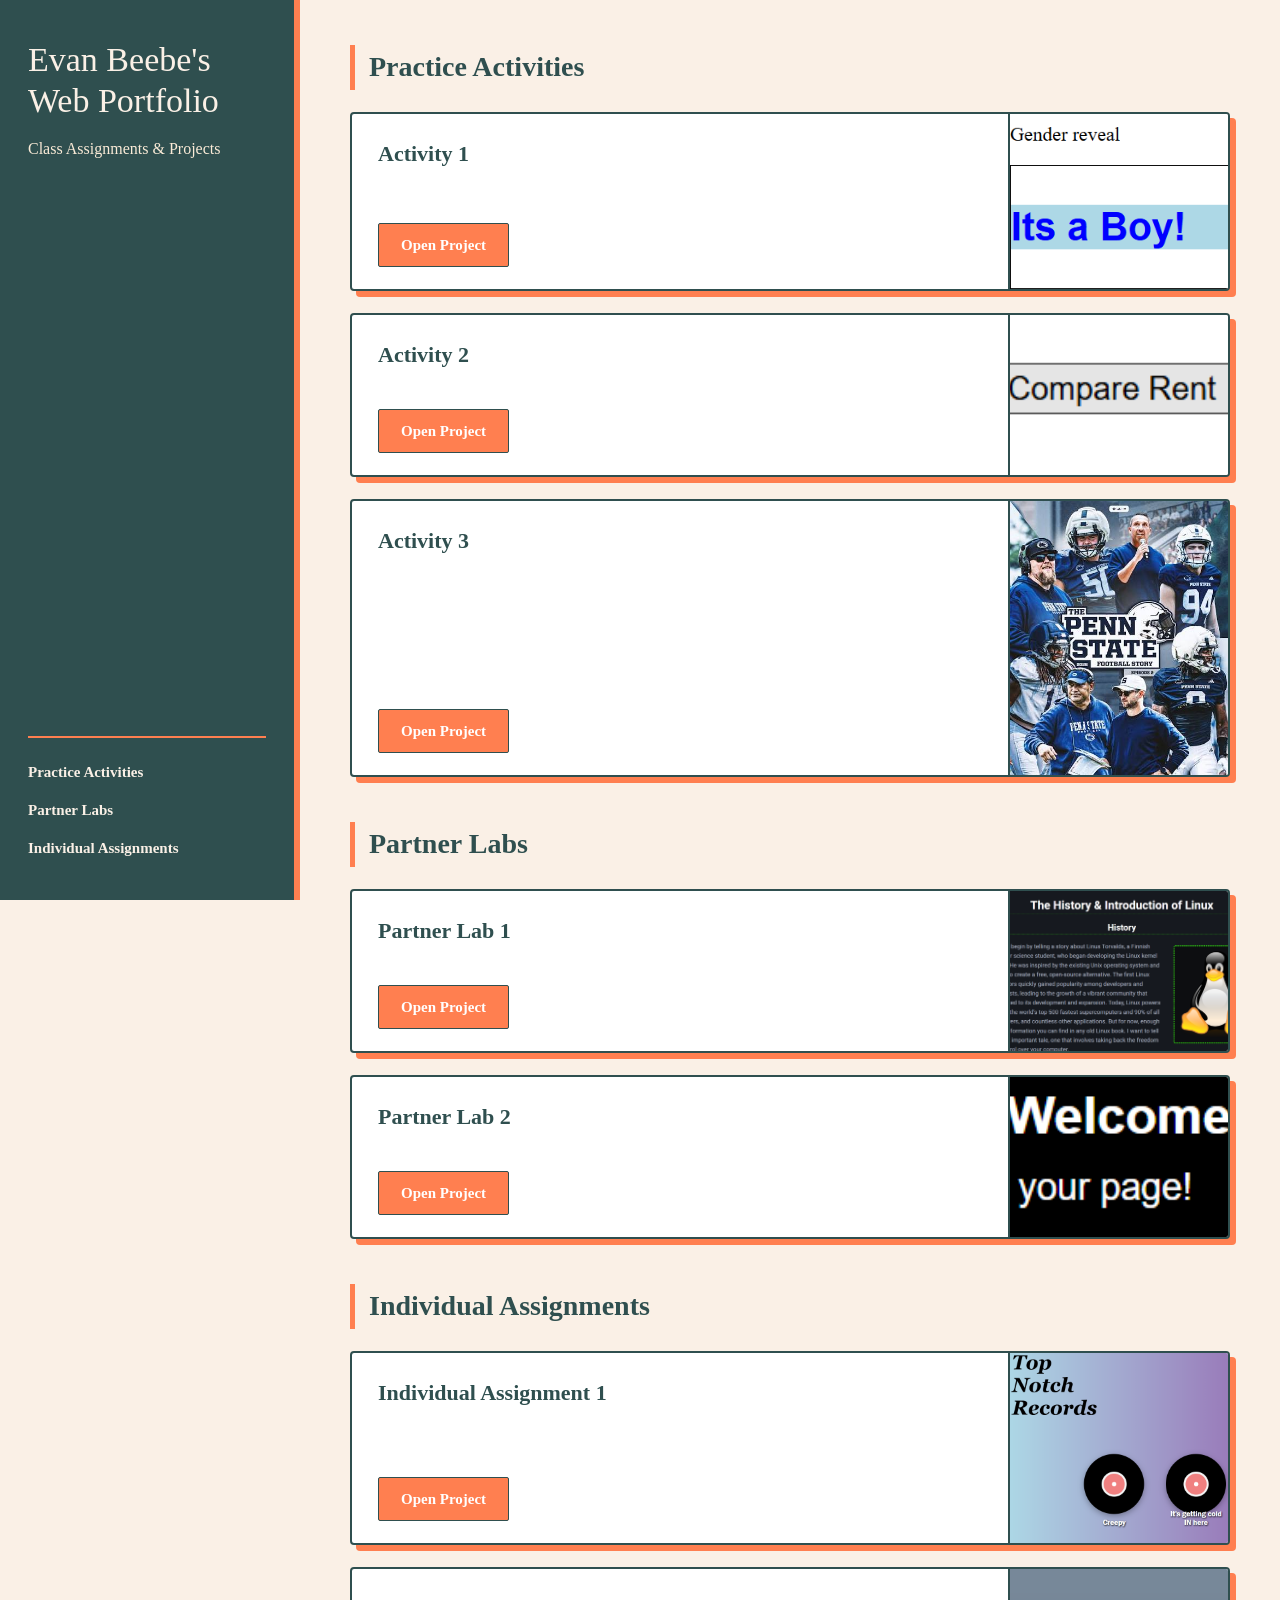
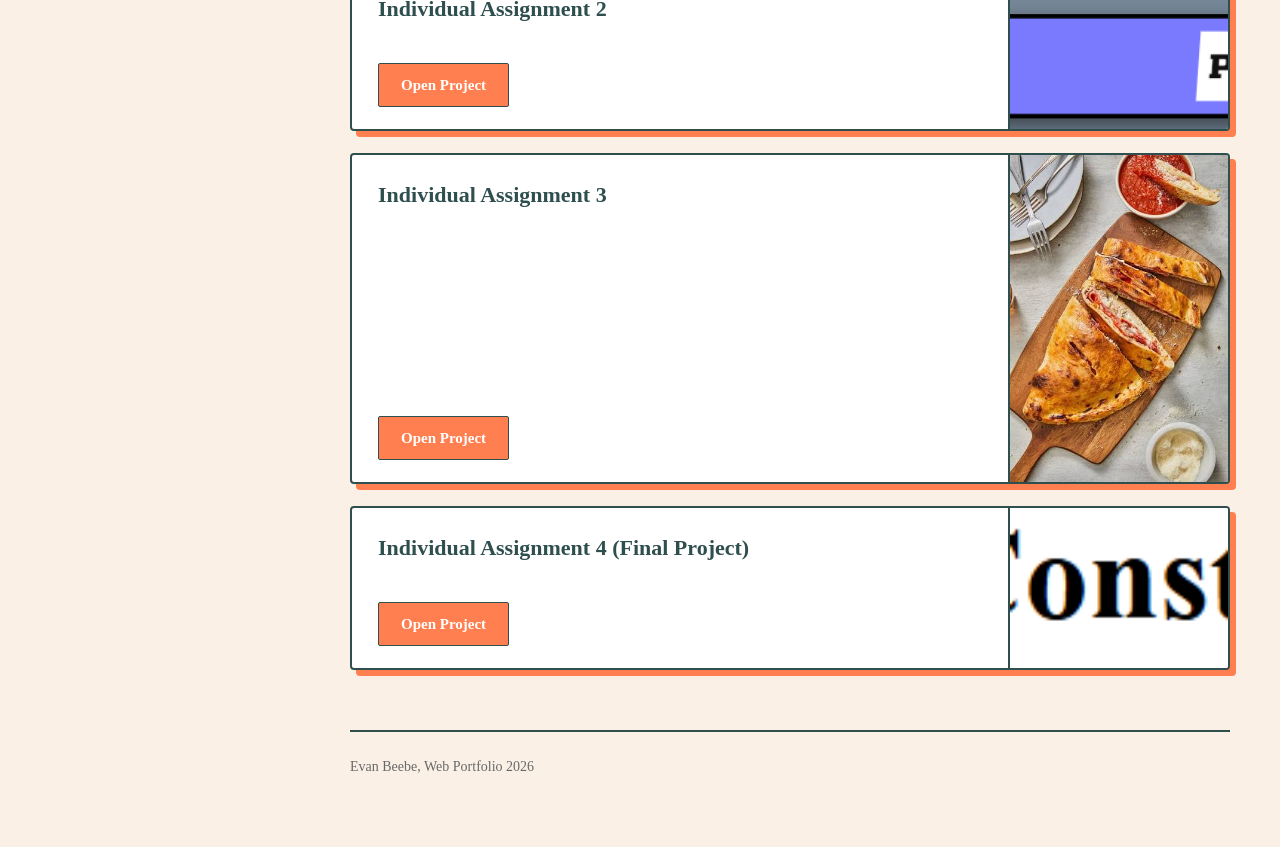
<file: index.html>
<!DOCTYPE html>
<html lang="en">
<head>
  <meta charset="UTF-8">
  <meta name="viewport" content="width=device-width">
  <title>Evan Beebe - Web Portfolio</title>
  <link rel="stylesheet" href="stylesheet.css">
</head>
<body>

  <header>
    <div>
      <h1>Evan Beebe's Web Portfolio</h1>
      <p>Class Assignments &amp; Projects</p>
    </div>

    <nav class="top-nav">
      <a href="#practice">Practice Activities</a>
      <a href="#partner">Partner Labs</a>
      <a href="#individual">Individual Assignments</a>
    </nav>
  </header>

  <main>
    <h2 id="practice" class="top">Practice Activities</h2>
    <div class="grid">
      <div class="card">
        <img src="Itsa.png" alt="Practice Activity 1">
        <div class="content">
          <h3>Activity 1</h3>
          <a href="pract3/lesson5lab4.html" class="button">Open Project</a>
        </div>
      </div>

      <div class="card">
        <img src="rent.png" alt="Practice Activity 2">
        <div class="content">
          <h3>Activity 2</h3>
          <a href="pract2/lesson5lab3.html" class="button">Open Project</a>
        </div>
      </div>

      <div class="card">
        <img src="psu.jpg" alt="Practice Activity 3">
        <div class="content">
          <h3>Activity 3</h3>
          <a href="prac1/Game 1.html" class="button">Open Project</a>
        </div>
      </div>
    </div>

    <h2 id="partner">Partner Labs</h2>
    <div class="grid">
      <div class="card">
        <img src="pp1.png" alt="Partner Lab 1">
        <div class="content">
          <h3>Partner Lab 1</h3>
          <a href="partner1/index.html" class="button">Open Project</a>
        </div>
      </div>

      <div class="card">
        <img src="pp2.png" alt="Partner Lab 2">
        <div class="content">
          <h3>Partner Lab 2</h3>
          <a href="partner2/project2.html" class="button">Open Project</a>
        </div>
      </div>
    </div>

    <h2 id="individual">Individual Assignments</h2>
    <div class="grid">
      <div class="card">
        <img src="rec.png" alt="Individual Assignment 1">
        <div class="content">
          <h3>Individual Assignment 1</h3>
          <a href="activ2/recordstyle.html" class="button">Open Project</a>
        </div>
      </div>

      <div class="card">
        <img src="psu1.png" alt="Individual Assignment 2">
        <div class="content">
          <h3>Individual Assignment 2</h3>
          <a href="activ4/act2.html" class="button">Open Project</a>
        </div>
      </div>

      <div class="card">
        <img src="calzone.jpg" alt="Individual Assignment 3">
        <div class="content">
          <h3>Individual Assignment 3</h3>
          <a href="activ3/rest.html" class="button">Open Project</a>
        </div>
      </div>

      <div class="card">
        <img src="under.png" alt="Individual Assignment 4">
        <div class="content">
          <h3>Individual Assignment 4 (Final Project)</h3>
          <a href="activ1/index.html" class="button">Open Project</a>
        </div>
      </div>
    </div>

    <footer>
      <p>Evan Beebe, Web Portfolio 2026</p>
    </footer>
  </main>

</body>
</html>
</file>
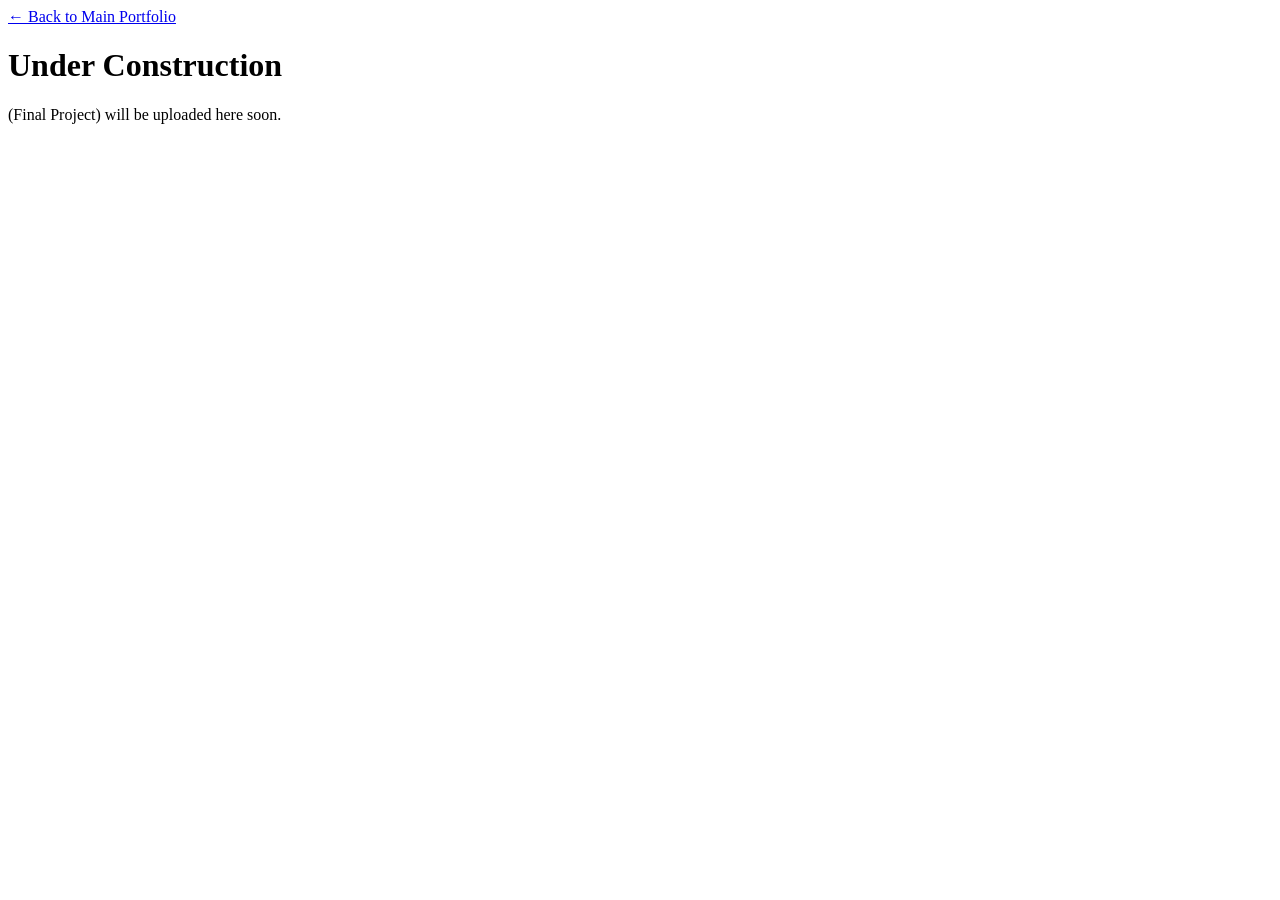
<file: activ1/index.html>
<!DOCTYPE html>
<html lang="en">
<head>
  <meta charset="UTF-8">
  <meta name="viewport" content="width=device-width">
  <title>Under Construction</title>
  </head>
<body>

  <nav class="top-nav">
    <a href="../index.html">&larr; Back to Main Portfolio</a>
  </nav>

  <div class="status-box">
    <h1>Under Construction</h1>
    <p>(Final Project) will be uploaded here soon.</p>
  </div>

</body>
</html>
</file>
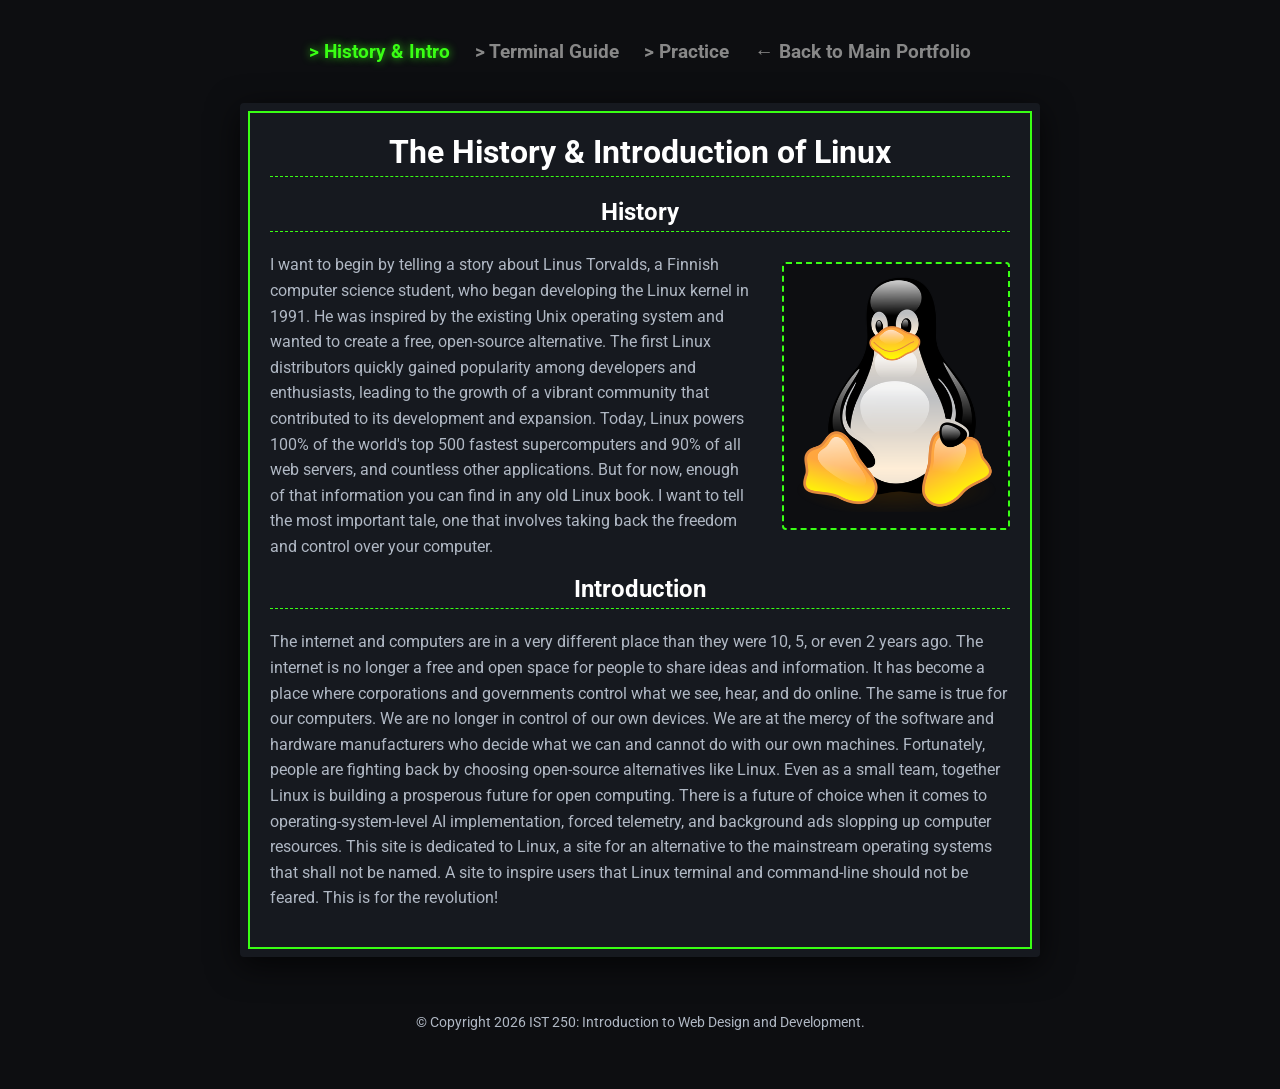
<file: partner1/index.html>
<!DOCTYPE html>
<html lang="en">
<head>
    <meta charset="UTF-8">
    <title>Learn Linux - History</title>
    <link rel="stylesheet" href="style.css">
    <link rel="preconnect" href="https://fonts.googleapis.com">
    <link rel="preconnect" href="https://fonts.gstatic.com" crossorigin>
    <link href="https://fonts.googleapis.com/css2?family=Roboto:ital,wght@0,100..900;1,100..900&display=swap" rel="stylesheet">
</head>
<body>
    <header>
        <nav>
            <a href="index.html" class="active">> History & Intro</a>
            <a href="terminal.html">> Terminal Guide</a>
            <a href="practice.html">> Practice</a>
            <a href="../index.html">&larr; Back to Main Portfolio</a>
        </nav>
    </header>
    <main class="content-box">
        <h1>The History & Introduction of Linux</h1>
        <h2>History</h2>
        <div class="floating-card">
            <img src="tux.png" alt="Tux Logo">
        </div>
        <p>I want to begin by telling a story about Linus Torvalds, a Finnish computer science student, who began developing the Linux 
            kernel in 1991. He was inspired by the existing Unix operating system and wanted to create a free, open-source alternative. 
            The first Linux distributors quickly gained popularity among developers and enthusiasts, leading to the growth of a vibrant 
            community that contributed to its development and expansion. Today, Linux powers 100% of the world's top 500 fastest 
            supercomputers and 90% of all web servers, and countless other applications. But for now, enough of that information 
            you can find in any old Linux book. I want to tell the most important tale, one that involves taking back the freedom and 
            control over your computer.</p>
        <h2>Introduction</h2>
        <p>The internet and computers are in a very different place than they were 10, 5, or even 2 years ago. The internet is no longer 
            a free and open space for people to share ideas and information. It has become a place where corporations and governments 
            control what we see, hear, and do online. The same is true for our computers. We are no longer in control of our own devices. 
            We are at the mercy of the software and hardware manufacturers who decide what we can and cannot do with our own machines. 
            Fortunately, people are fighting back by choosing open-source alternatives like Linux. Even as a small team, together Linux 
            is building a prosperous future for open computing. There is a future of choice when it comes to operating-system-level AI 
            implementation, forced telemetry, and background ads slopping up computer resources. This site is dedicated to Linux, a site 
            for an alternative to the mainstream operating systems that shall not be named. A site to inspire users that Linux terminal 
            and command-line should not be feared. This is for the revolution!</p>
    </main>
    <footer>
        <p>&copy; Copyright 2026 IST 250: Introduction to Web Design and Development.</p>
    </footer>
</body>
</html>
</file>
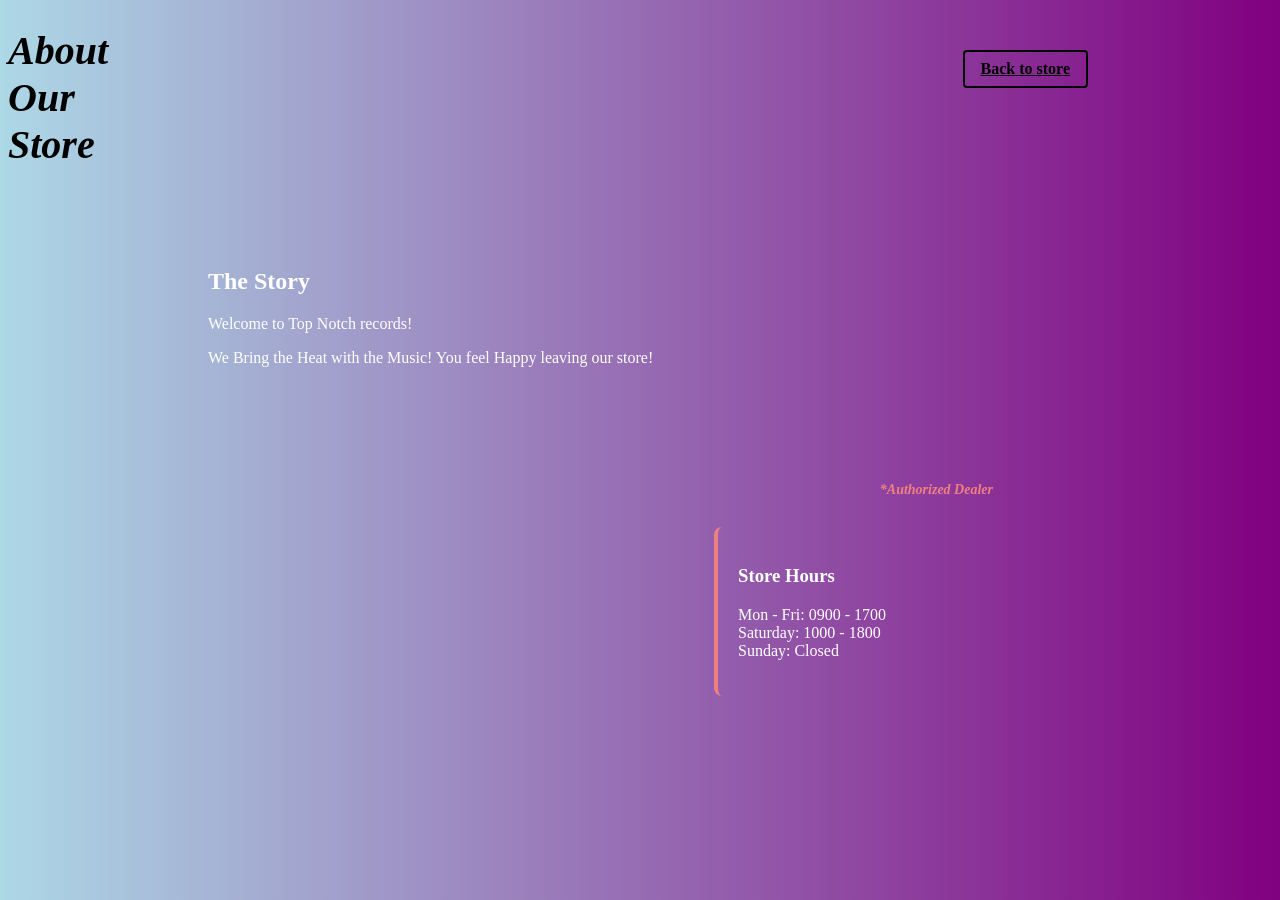
<file: activ2/about.html>
<!DOCTYPE html>
<html lang="en">
    <head>
        <meta charset="UTF-8">
        <title>About US</title>
        <link rel="stylesheet" href="storestyle.css">
    </head>
    <body>
        <header>
            <h1 class="storename">About<br>Our<br>Store</h1>
            <a href="recordstyle.html" class="nav-link">Back to store</a>
        </header>
        <main class="about-us">
            <div class="story">
            <h2>The Story</h2>
            <p>Welcome to Top Notch records!</p>
            <p>We Bring the Heat with the Music! You feel Happy leaving our store!</p>
            </div>
            <div class="info">
                <p class="badge">*Authorized Dealer</p>
            </div>
            <div class="hours">
                <h3>Store Hours</h3>
                <p>
                    Mon - Fri: 0900 - 1700<br>
                    Saturday: 1000 - 1800<br>
                    Sunday: Closed
                </p>
            </div>
        </main>
    </body>
</html>
</file>
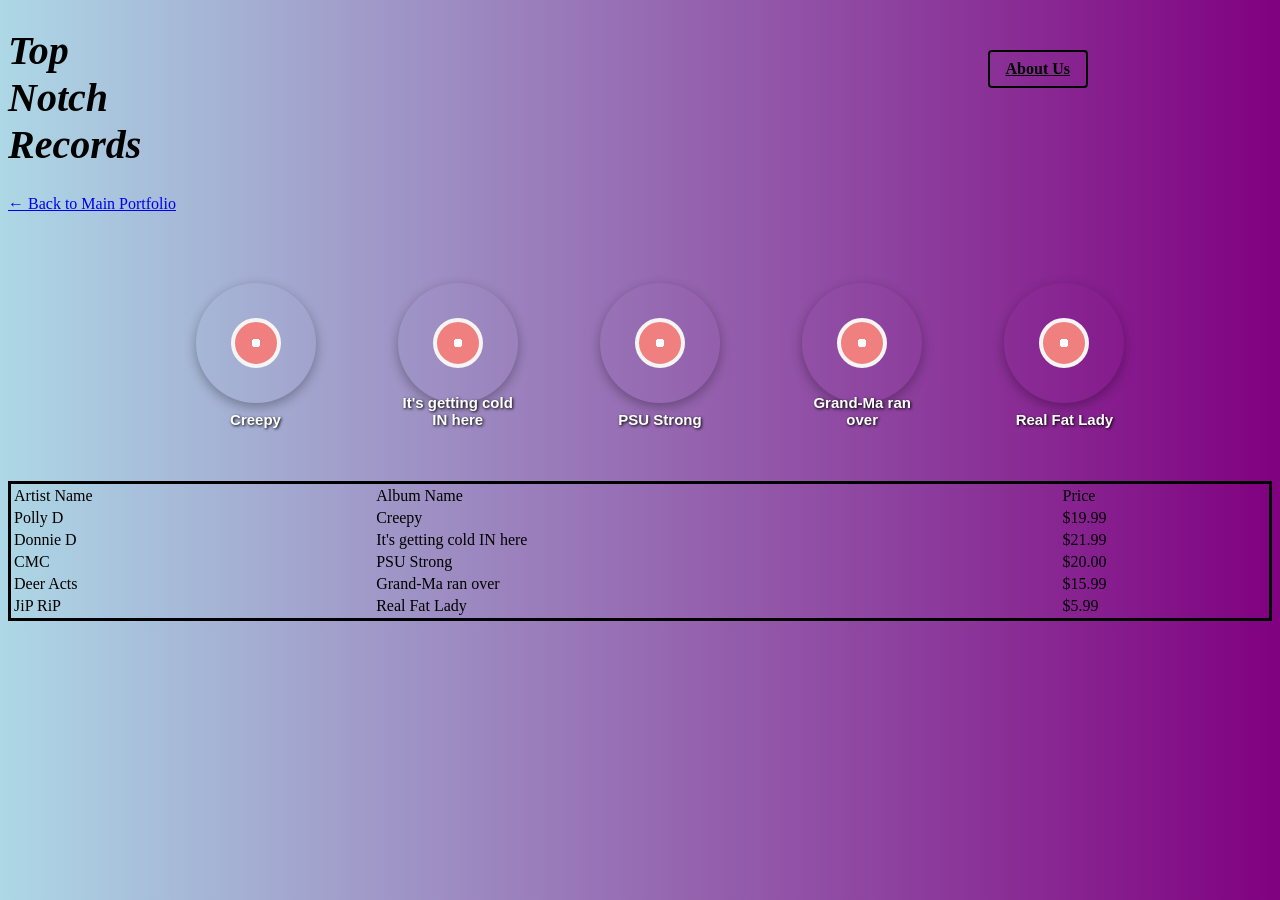
<file: activ2/recordstyle.html>
<!DOCTYPE html>
<html lang="en">
    <head>
        <meta charset="UTF-8">
        <title>Record_store</title>
        <link rel="stylesheet" href="storestyle.css">

    </head>
    <body>
        <header>
            <h1 class="storename">Top<br>Notch<br>Records</h1>
            <a href="about.html" class="nav-link">About Us</a>
            <a href="../index.html">&larr; Back to Main Portfolio</a>

        </header>
        <main>
            <div class="albums_container">
                <div class="album">
                    <div class="Record-label"></div>
                    <p class="title">Creepy</p>
                </div>
                <div class="album">
                    <div class="Record-label"></div>
                    <p class="title">It's getting cold IN here</p>
                </div>
                <div class="album">
                    <div class="Record-label"></div>
                    <p class="title">PSU Strong</p>
                </div>
                <div class="album">
                    <div class="Record-label"></div>
                    <p class="title">Grand-Ma ran over</p>
                </div>
                <div class="album">
                    <div class="Record-label"></div>
                    <p class="title">Real Fat Lady</p>
                </div>

            </div>
            <br>
            <table width="100%" style="border: solid;">
                <tr>
                    <td>Artist Name</td>
                    <td>Album Name</td>
                    <td>Price</td>
                </tr>
                <tr>
                    <td>Polly D</td>
                    <td>Creepy</td>
                    <td>$19.99</td>
                </tr>
                <tr>
                    <td>Donnie D</td>
                    <td>It's getting cold IN here</td>
                    <td>$21.99</td>
                </tr>
                <tr>
                    <td>CMC</td>
                    <td>PSU Strong</td>
                    <td>$20.00</td>
                </tr>
                <tr>
                    <td>Deer Acts</td>
                    <td>Grand-Ma ran over</td>
                    <td>$15.99</td>
                </tr>
                <tr>
                    <td>JiP RiP</td>
                    <td>Real Fat Lady</td>
                    <td>$5.99</td>
                </tr>
            </table>

        
        </main>
    </body>
</html>
</file>
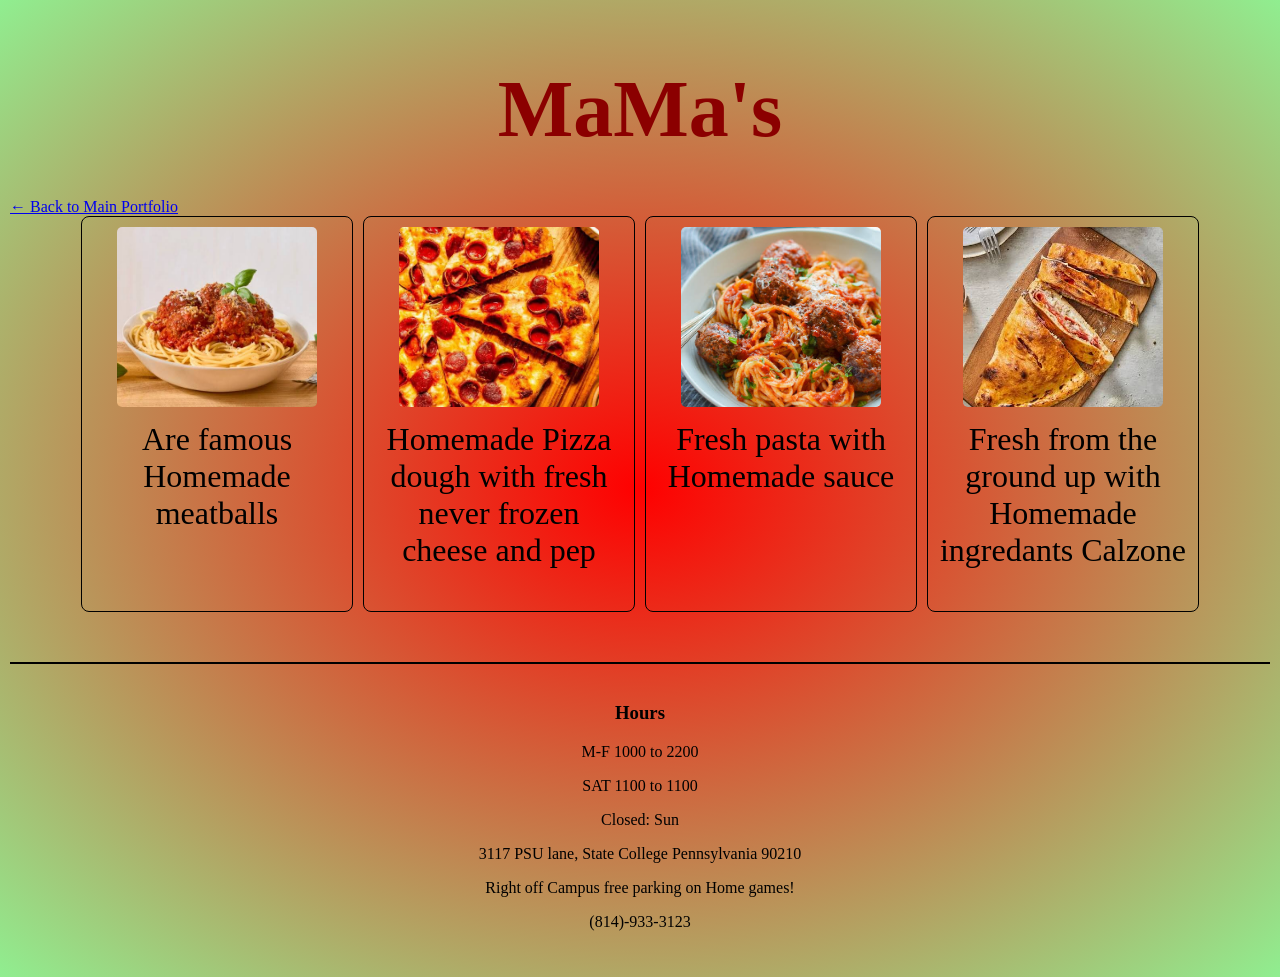
<file: activ3/rest.html>
<!DOCTYPE html>
<html>
    <head>
        <meta charset="utf-8">
        <meta name="viewport" content="width=device-width, initial-scale=1">
        <title>Restaurant</title>
        <link rel="stylesheet" href="food.css" type="text/css">
    </head>
    <body>
        <header>
         <h1 id="storename">MaMa's</h1>
         <br>
        </header>
        <a href="../index.html">&larr; Back to Main Portfolio</a>
        <div class="mobile">
            <h2> We are located at 3117 PSU lane, State College Pennsylvania 90210</h2>
            <img id="map" src="map.jpg">
        </div>
        <div class="menu">
            <div class="food">
                <img id="food" src="meatball.jpg">
                <p class="description">Are famous Homemade meatballs</p>
            </div>
            <div class="food">
                <img id="food2" src="pizza.jpg">
                <p class="description">Homemade Pizza dough with fresh never frozen cheese and pep</p>
            </div>
            <div class="food">
                <img id="food3" src="spat.jpg">
                <p class="description">Fresh pasta with Homemade sauce</p>
            </div>
            <div class="food">
                <img id="food4" src="calzone.jpg">
                <p class="description">Fresh from the ground up with Homemade ingredants Calzone</p>
            </div>
        </div>
        <footer id="Hours">
            <h3>Hours</h3>
            <p>M-F 1000 to 2200</p>
            <p>SAT 1100 to 1100</p>
            <p>Closed: Sun</p>
            <p class="address">3117 PSU lane, State College Pennsylvania 90210</p>
            <p class="desc">Right off Campus free parking on Home games!</p>
            <p class="num">(814)-933-3123</p>
        </footer>
        
    </body>
</html>
</file>
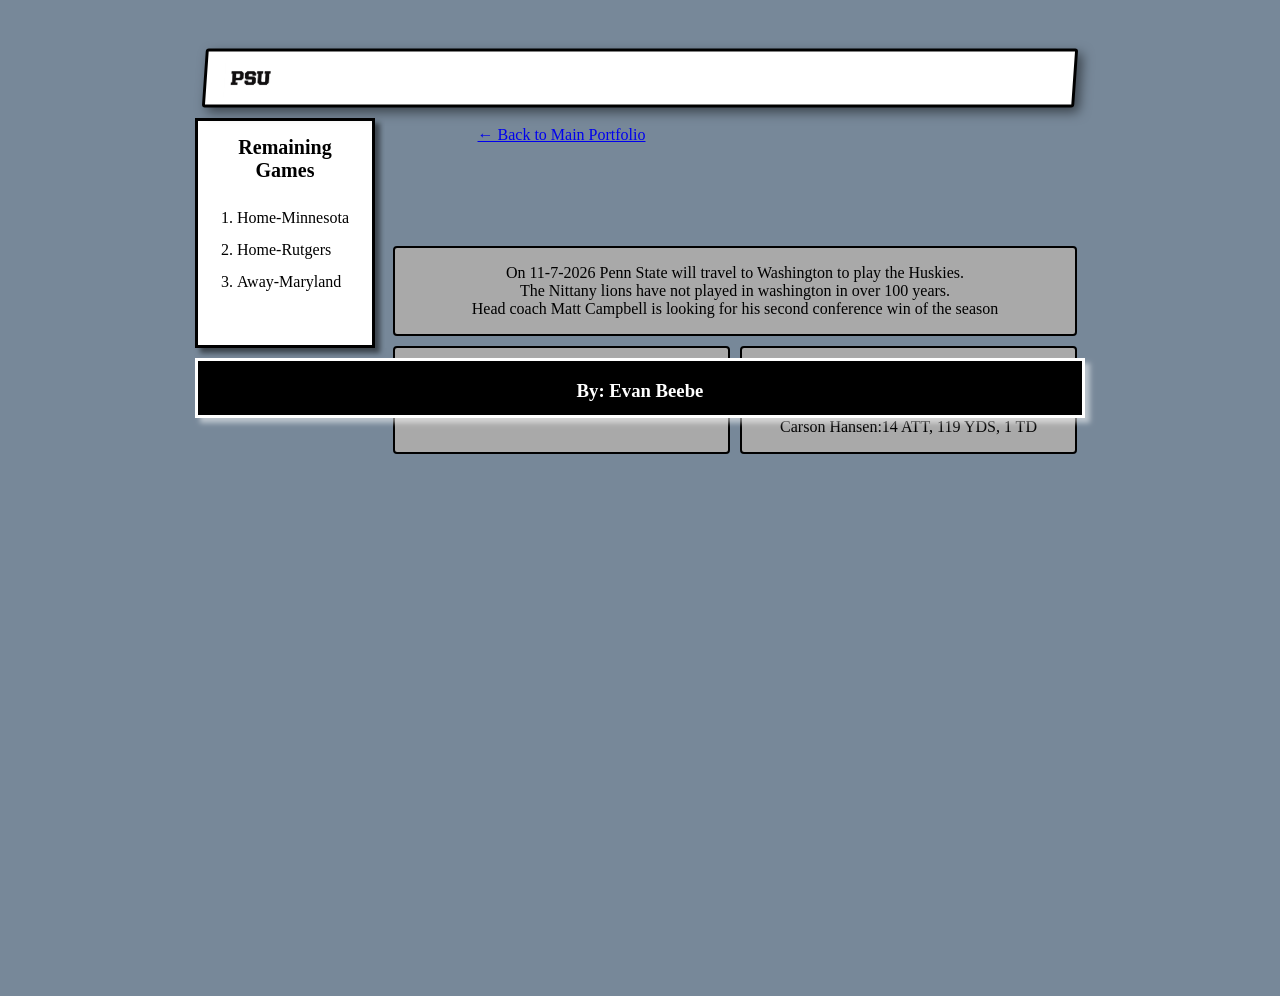
<file: activ4/act2.html>
<!DOCTYPE html>
<html lang="en">
<head>
    <meta charset="UTF-8">
    <meta name="viewport" content="width=device-width, initial-scale=1.0">
    <link rel="stylesheet" href="tivity.css">
    <title>ACT2</title>
</head>
<body id="grid-container">
    <header id="start">
        <img id="p" src="psu.png">
    </header>
    <aside id="info">
        <h1 id="game">Remaining Games</h1>
        <div id="left">
            <ol> 
                <li>Home-Minnesota</li>
                <li>Home-Rutgers</li>
                <li>Away-Maryland</li>
            </ol>
        </div>
    </aside>
    <main id="main">
        <a href="../index.html">&larr; Back to Main Portfolio</a>
        <div id="one">
            <p id="away">On 11-7-2026 Penn State will travel to Washington to play the Huskies.<br>
            The Nittany lions have not played in washington in over 100 years.<br>
             Head coach Matt Campbell is looking for his second conference win of the season</p>
        </div>
        <div id="two">
            <p id="final">Results:<br>
            Penn State 28 - Washington 25</p>
        </div>
        <div id="three">
            <p id="stat"><strong>Offense:</strong><br>Rocco Becht: 16-27, 240 YDS, 2 TD<br>Chase Sowell: 4 REC, 125 YDS, 1 TD<br>Carson Hansen:14 ATT, 119 YDS, 1 TD</p>
        </div>
    </main>
    <footer id="end"><h3>By: Evan Beebe</h3></footer>

    
</body>
</html>
</file>
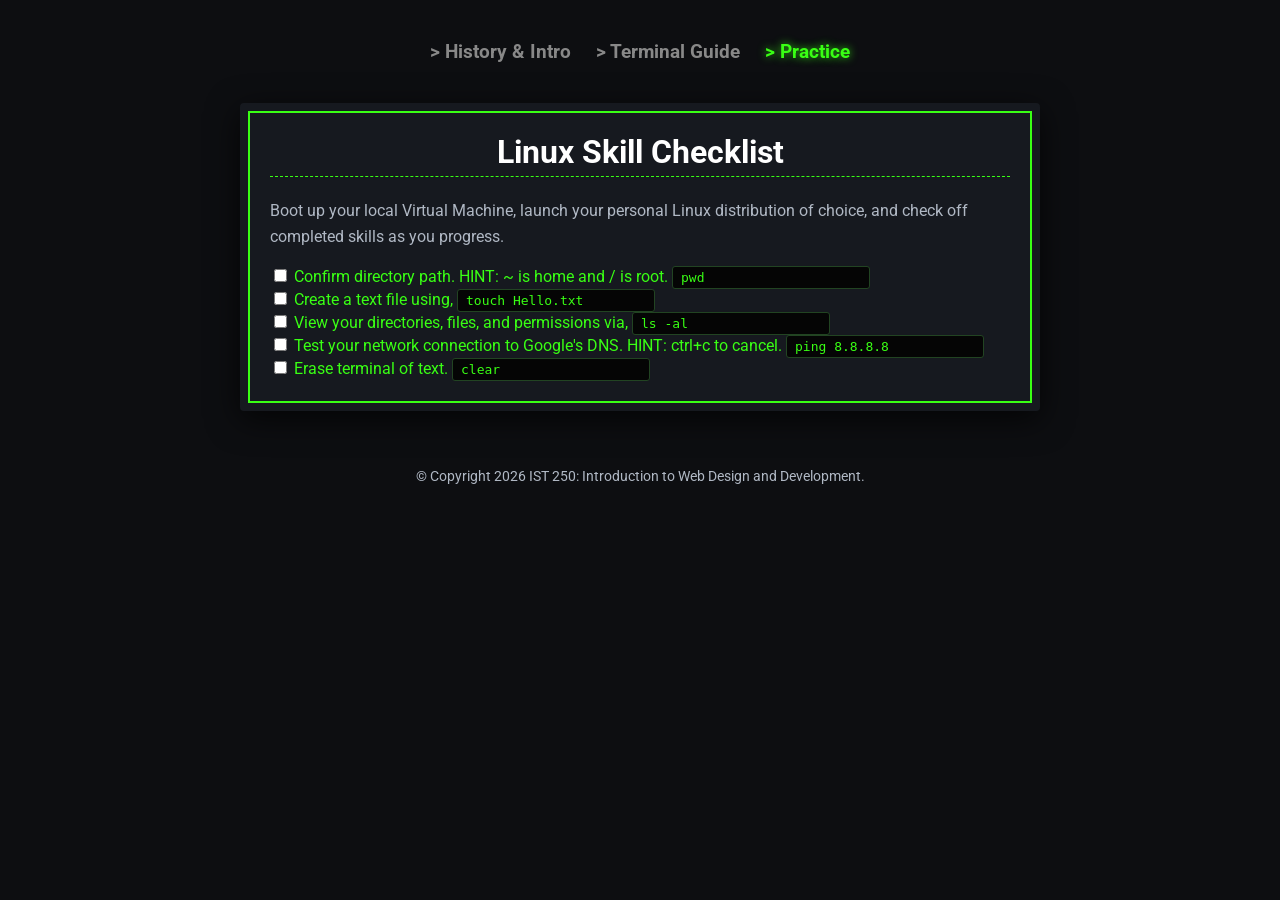
<file: partner1/practice.html>
<!DOCTYPE html>
<html lang="en">
<head>
    <meta charset="UTF-8">
    <title>Learn Linux - Skill Check</title>
    <link rel="stylesheet" href="style.css">
    <link rel="preconnect" href="https://fonts.googleapis.com">
    <link rel="preconnect" href="https://fonts.gstatic.com" crossorigin>
    <link href="https://fonts.googleapis.com/css2?family=Roboto:ital,wght@0,100..900;1,100..900&display=swap" rel="stylesheet">
</head>
<body>
    <header>
        <nav>
            <a href="index.html">> History & Intro</a>
            <a href="terminal.html">> Terminal Guide</a>
            <a href="practice.html" class="active">> Practice</a>
        </nav>
    </header>
    <main class="content-box">
        <h1>Linux Skill Checklist</h1>
        <p>Boot up your local Virtual Machine, launch your personal Linux distribution of choice, and check off completed skills 
           as you progress.</p>
        <div class="skills-grid">
            <div class="skill-item">
                <label class="skill-label">
                    <input type="checkbox" class="skill-checkbox">
                    <span>Confirm directory path.  HINT: ~ is home and / is root. <code>pwd</code></span>
                </label>
            </div>
            <div class="skill-item">
                <label class="skill-label">
                    <input type="checkbox" class="skill-checkbox">
                    <span>Create a text file using, <code>touch Hello.txt</code></span>
                </label>
            </div>
                        <div class="skill-item">
                <label class="skill-label">
                    <input type="checkbox" class="skill-checkbox">
                    <span>View your directories, files, and permissions via, <code>ls -al</code></span>
                </label>
            </div>
            <div class="skill-item">
                <label class="skill-label">
                    <input type="checkbox" class="skill-checkbox">
                    <span>Test your network connection to Google's DNS.  HINT: ctrl+c to cancel.  <code>ping 8.8.8.8</code></span>
                </label>
            </div>
            <div class="skill-item">
                <label class="skill-label">
                    <input type="checkbox" class="skill-checkbox">
                    <span>Erase terminal of text. <code>clear</code></span>
                </label>
            </div>
        </div>
    </main>
    <footer>
        <p>&copy; Copyright 2026 IST 250: Introduction to Web Design and Development.</p>
    </footer>
</body>
</html>
</file>
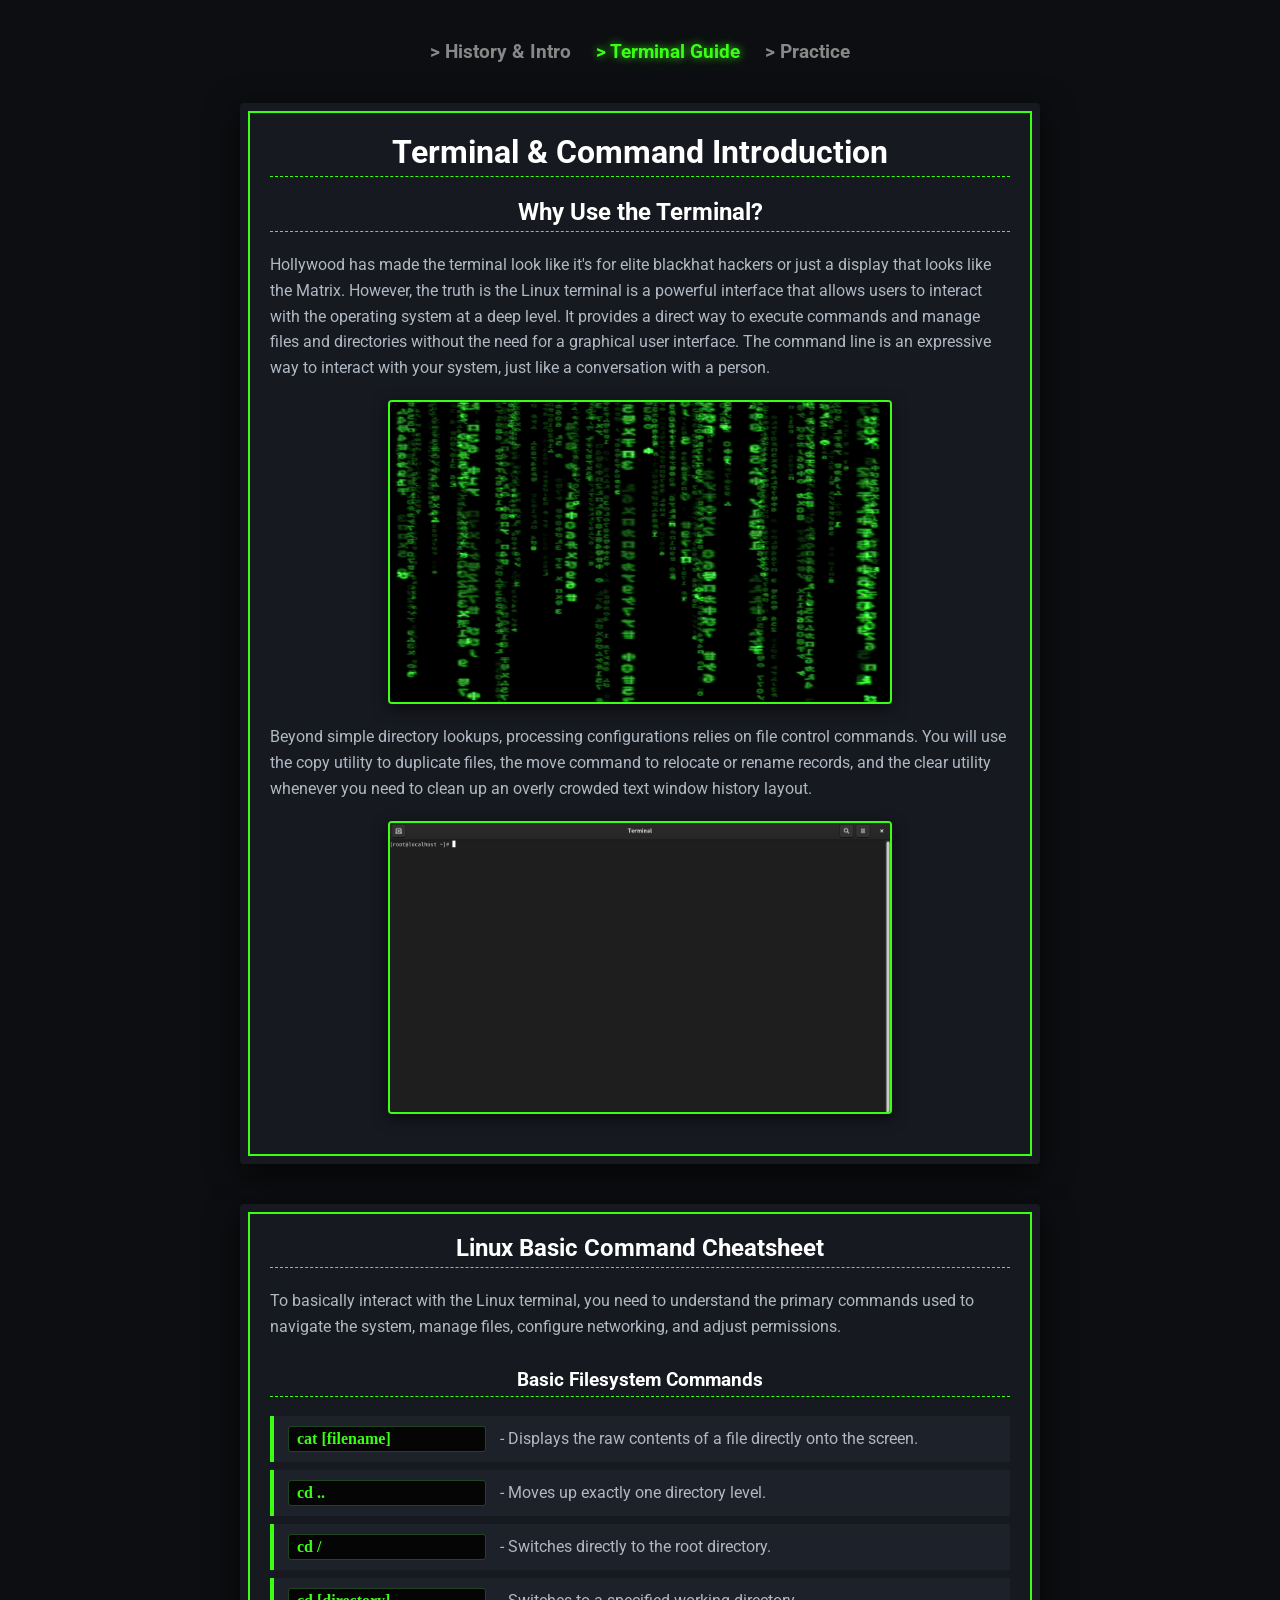
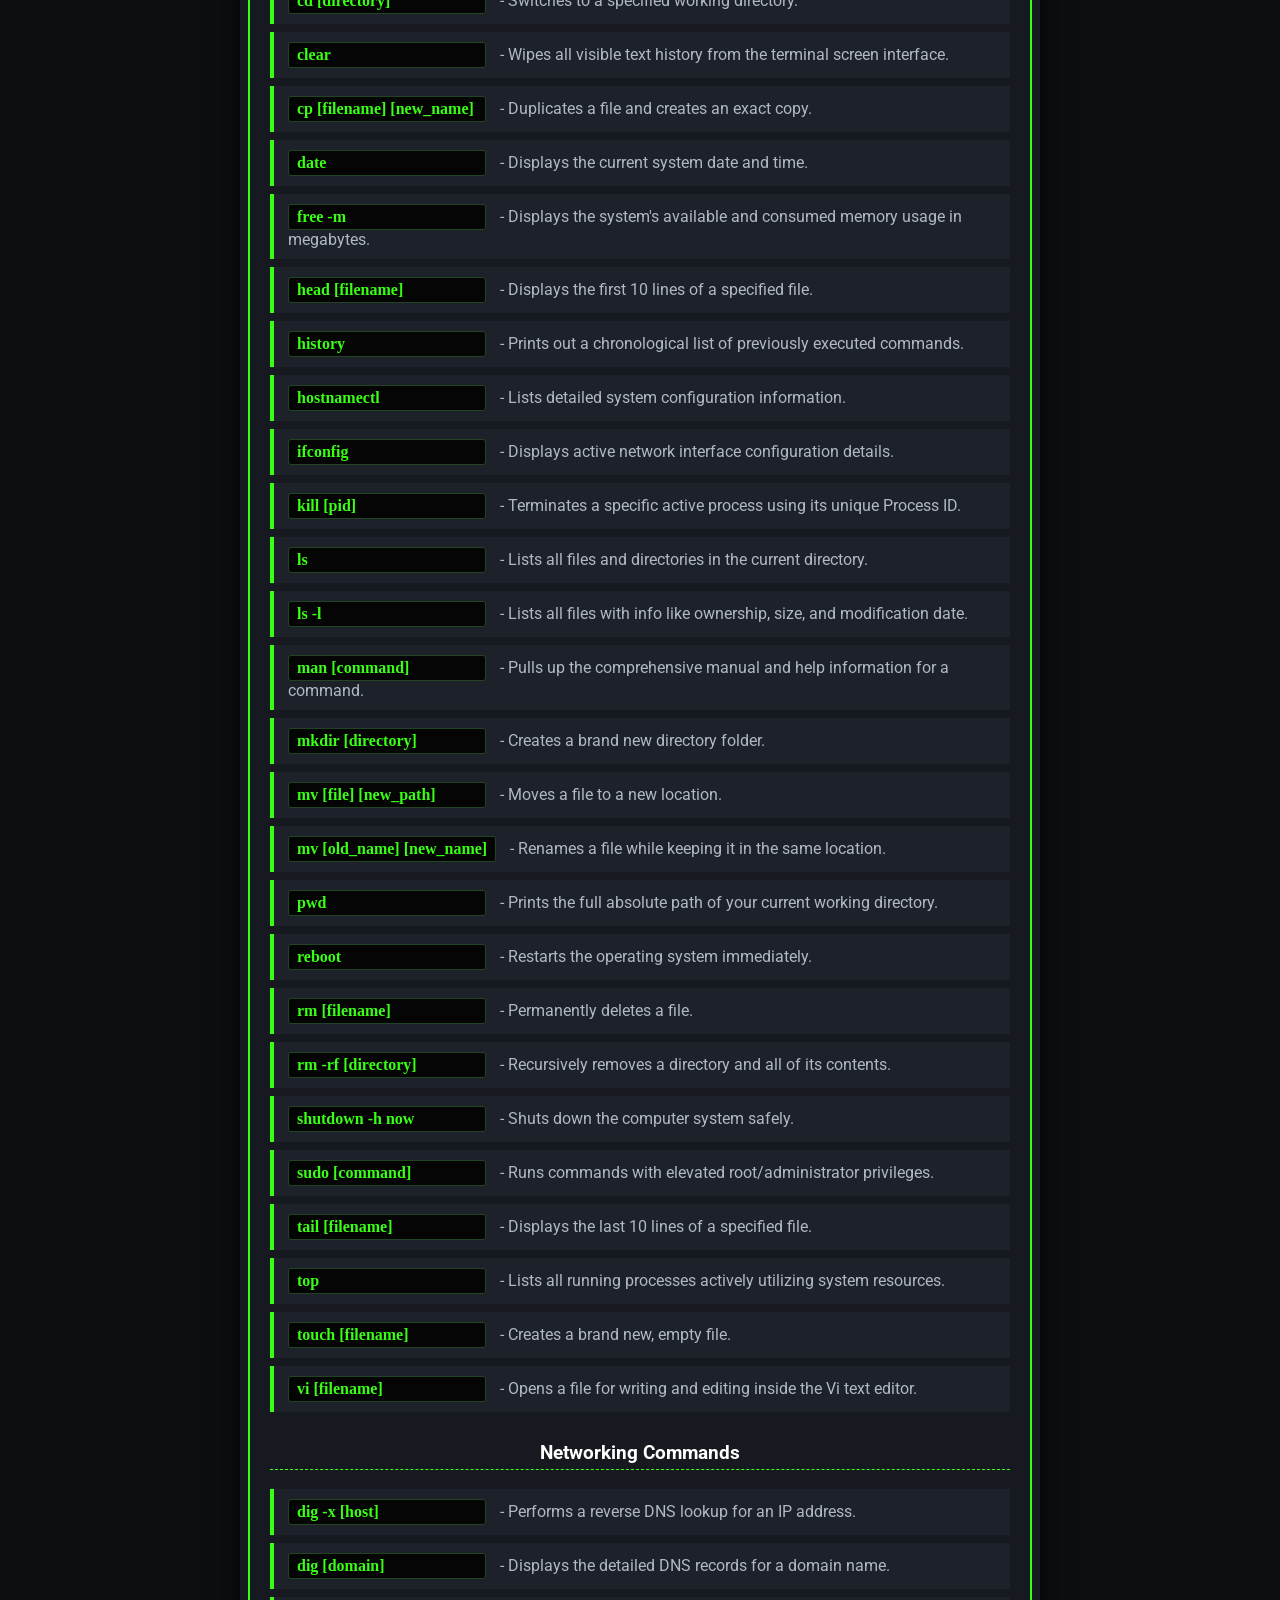
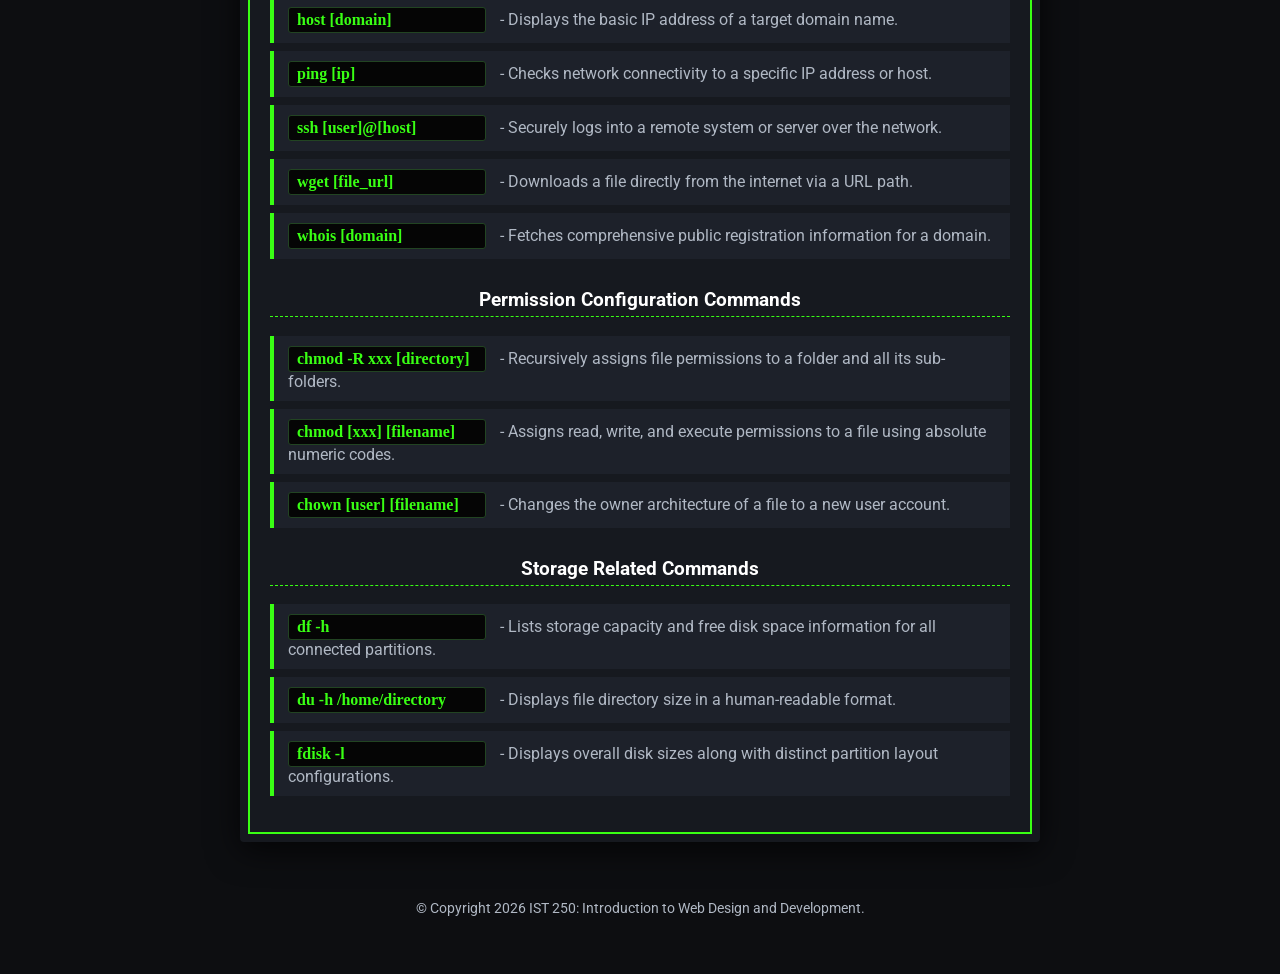
<file: partner1/terminal.html>
<!DOCTYPE html>
<html lang="en">
<head>
    <meta charset="UTF-8">
    <title>Learn Linux - Terminal Guide</title>
    <link rel="stylesheet" href="style.css">
    <link rel="preconnect" href="https://fonts.googleapis.com">
    <link rel="preconnect" href="https://fonts.gstatic.com" crossorigin>
    <link href="https://fonts.googleapis.com/css2?family=Roboto:ital,wght@0,100..900;1,100..900&display=swap" rel="stylesheet">
    <style>
        .command-group {
            margin-top: 30px;
        }
        ul {
            list-style-type: none;
            padding: 0;
        }
        li {
            padding: 10px 14px;
            margin-bottom: 8px;
            background-color: #1d212a;
            border-left: 4px solid #39ff14;
            color: #b0b8c4;
        }
        code {
            font-family: 'Times New Roman', monospace;
            background-color: #050505;
            padding: 3px 8px;
            border-radius: 3px;
            font-weight: bold;
            color: #39ff14;
            margin-right: 10px;
            border: 1px solid #224422;
            display: inline-block;
            min-width: 180px;
        }
        .terminal {
            display: block;
            max-width: 500px; 
            width: 100%;       
            margin: 20px auto; 
            border: 2px solid #39ff14;
            box-shadow: 0 4px 15px rgba(0, 0, 0, 0.6);
            border-radius: 4px;
        }
    </style>
</head>
<body>
    <header>
        <nav>
            <a href="index.html">> History & Intro</a>
            <a href="terminal.html" class="active">> Terminal Guide</a>
            <a href="practice.html">> Practice</a>
        </nav>
    </header>
    <main class="content-box">
        <h1>Terminal & Command Introduction</h1>
        <h2>Why Use the Terminal?</h2>
        <p>Hollywood has made the terminal look like it's for elite blackhat hackers or just a display that looks like the Matrix. 
           However, the truth is the Linux terminal is a powerful interface that allows users to interact with the operating system at 
           a deep level. It provides a direct way to execute commands and manage files and directories without the need for a graphical 
           user interface. The command line is an expressive way to interact with your system, just like a conversation with a person.</p>
        <img src="matrix.png" alt="Matrix" class="terminal" height="300px">
        <p>Beyond simple directory lookups, processing configurations relies on file control commands. You will use the copy utility to 
           duplicate files, the move command to relocate or rename records, and the clear utility whenever you need to clean up an 
           overly crowded text window history layout.</p>
        <img src="terminal.png" alt="Terminal" class="terminal">
    </main>
    <section class="content-box">
        <h2>Linux Basic Command Cheatsheet</h2>
        <p>To basically interact with the Linux terminal, you need to understand the primary commands used to navigate the system, manage
           files, configure networking, and adjust permissions.</p>
        <div class="command-group">
            <h3>Basic Filesystem Commands</h3>
            <ul>
                <li><code>cat [filename]</code> - Displays the raw contents of a file directly onto the screen.</li>
                <li><code>cd ..</code> - Moves up exactly one directory level.</li>
                <li><code>cd /</code> - Switches directly to the root directory.</li>
                <li><code>cd [directory]</code> - Switches to a specified working directory.</li>
                <li><code>clear</code> - Wipes all visible text history from the terminal screen interface.</li>
                <li><code>cp [filename] [new_name]</code> - Duplicates a file and creates an exact copy.</li>
                <li><code>date</code> - Displays the current system date and time.</li>
                <li><code>free -m</code> - Displays the system's available and consumed memory usage in megabytes.</li>
                <li><code>head [filename]</code> - Displays the first 10 lines of a specified file.</li>
                <li><code>history</code> - Prints out a chronological list of previously executed commands.</li>
                <li><code>hostnamectl</code> - Lists detailed system configuration information.</li>
                <li><code>ifconfig</code> - Displays active network interface configuration details.</li>
                <li><code>kill [pid]</code> - Terminates a specific active process using its unique Process ID.</li>
                <li><code>ls</code> - Lists all files and directories in the current directory.</li>
                <li><code>ls -l</code> - Lists all files with info like ownership, size, and modification date.</li>
                <li><code>man [command]</code> - Pulls up the comprehensive manual and help information for a command.</li>
                <li><code>mkdir [directory]</code> - Creates a brand new directory folder.</li>
                <li><code>mv [file] [new_path]</code> - Moves a file to a new location.</li>
                <li><code>mv [old_name] [new_name]</code> - Renames a file while keeping it in the same location.</li>
                <li><code>pwd</code> - Prints the full absolute path of your current working directory.</li>
                <li><code>reboot</code> - Restarts the operating system immediately.</li>
                <li><code>rm [filename]</code> - Permanently deletes a file.</li>
                <li><code>rm -rf [directory]</code> - Recursively removes a directory and all of its contents.</li>
                <li><code>shutdown -h now</code> - Shuts down the computer system safely.</li>
                <li><code>sudo [command]</code> - Runs commands with elevated root/administrator privileges.</li>
                <li><code>tail [filename]</code> - Displays the last 10 lines of a specified file.</li>
                <li><code>top</code> - Lists all running processes actively utilizing system resources.</li>
                <li><code>touch [filename]</code> - Creates a brand new, empty file.</li>
                <li><code>vi [filename]</code> - Opens a file for writing and editing inside the Vi text editor.</li>
            </ul>
        </div>
        <div class="command-group">
            <h3>Networking Commands</h3>
            <ul>
                <li><code>dig -x [host]</code> - Performs a reverse DNS lookup for an IP address.</li>
                <li><code>dig [domain]</code> - Displays the detailed DNS records for a domain name.</li>
                <li><code>host [domain]</code> - Displays the basic IP address of a target domain name.</li>
                <li><code>ping [ip]</code> - Checks network connectivity to a specific IP address or host.</li>
                <li><code>ssh [user]@[host]</code> - Securely logs into a remote system or server over the network.</li>
                <li><code>wget [file_url]</code> - Downloads a file directly from the internet via a URL path.</li>
                <li><code>whois [domain]</code> - Fetches comprehensive public registration information for a domain.</li>
            </ul>
        </div>
        <div class="command-group">
            <h3>Permission Configuration Commands</h3>
            <ul>
                <li><code>chmod -R xxx [directory]</code> - Recursively assigns file permissions to a folder and all its sub-folders.</li>
                <li><code>chmod [xxx] [filename]</code> - Assigns read, write, and execute permissions to a file using absolute numeric codes.</li>
                <li><code>chown [user] [filename]</code> - Changes the owner architecture of a file to a new user account.</li>
            </ul>
        </div>
        <div class="command-group">
            <h3>Storage Related Commands</h3>
            <ul>
                <li><code>df -h</code> - Lists storage capacity and free disk space information for all connected partitions.</li>
                <li><code>du -h /home/directory</code> - Displays file directory size in a human-readable format.</li>
                <li><code>fdisk -l</code> - Displays overall disk sizes along with distinct partition layout configurations.</li>
            </ul>
        </div>
    </section>
    <footer>
        <p style="text-align: center;">&copy; Copyright 2026 IST 250: Introduction to Web Design and Development.</p>
    </footer>
</body>
</html>
</file>
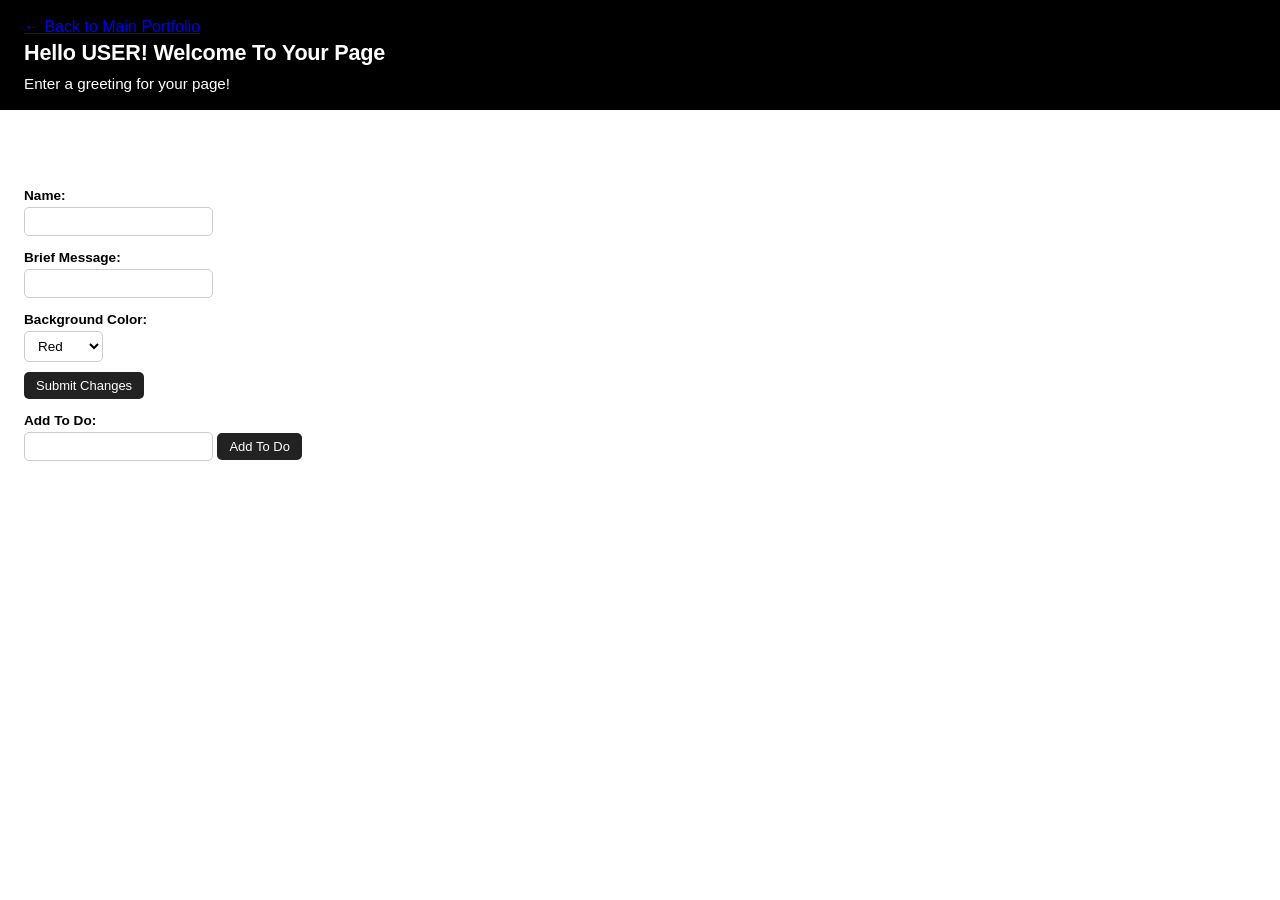
<file: partner2/project2.html>
<!DOCTYPE html>
<html lang="eng">
    <head>
        <meta charset="UTF-8">
        <title>Partner Project 2</title>
        <link rel="stylesheet" href="project2.css">
        <script src="project2.js"></script>
    </head>

    <body>
      <header class="header-strip">
        <a href="../index.html">&larr; Back to Main Portfolio</a>
        <h1 id="user">Hello USER! Welcome To Your Page</h1>
        <p id="greetingbox">Enter a greeting for your page!</p>
      </header>

      <main class="main-content">
        <h3 id="list" style="display:none;">To Do List</h3>
        <div class="todo-box">
          <ol id="userlist"></ol>
        </div>

        <p>
          <label for="namebox">Name:</label>
          <br/>
          <input type="text" id="namebox">
        </p>

        <p>
          <label for="greeting">Brief Message:</label>
          <br/>
          <input type="text" id="greeting">
        </p>

        <p>
          <label for="background_color">Background Color:</label>
          <br/>
          <select id="background_color">
            <option value="Red">Red</option>
            <option value="Blue">Blue</option>
            <option value="Green">Green</option>
            <option value="Yellow">Yellow</option>
            <option value="Pink">Pink</option>
            <option value="Brown">Brown</option>
          </select>
        </p>

        <p>
          <input type="button" value="Submit Changes" onclick="updatePage();">
        </p>

        <p>
          <label for="input">Add To Do:</label>
          <br/>
          <input type="text" id="input">
          <input type="button" value="Add To Do" onclick="document.getElementById('list').style.display='block';todo();">
        </p>
      </main>
    </body>
</html>
</file>
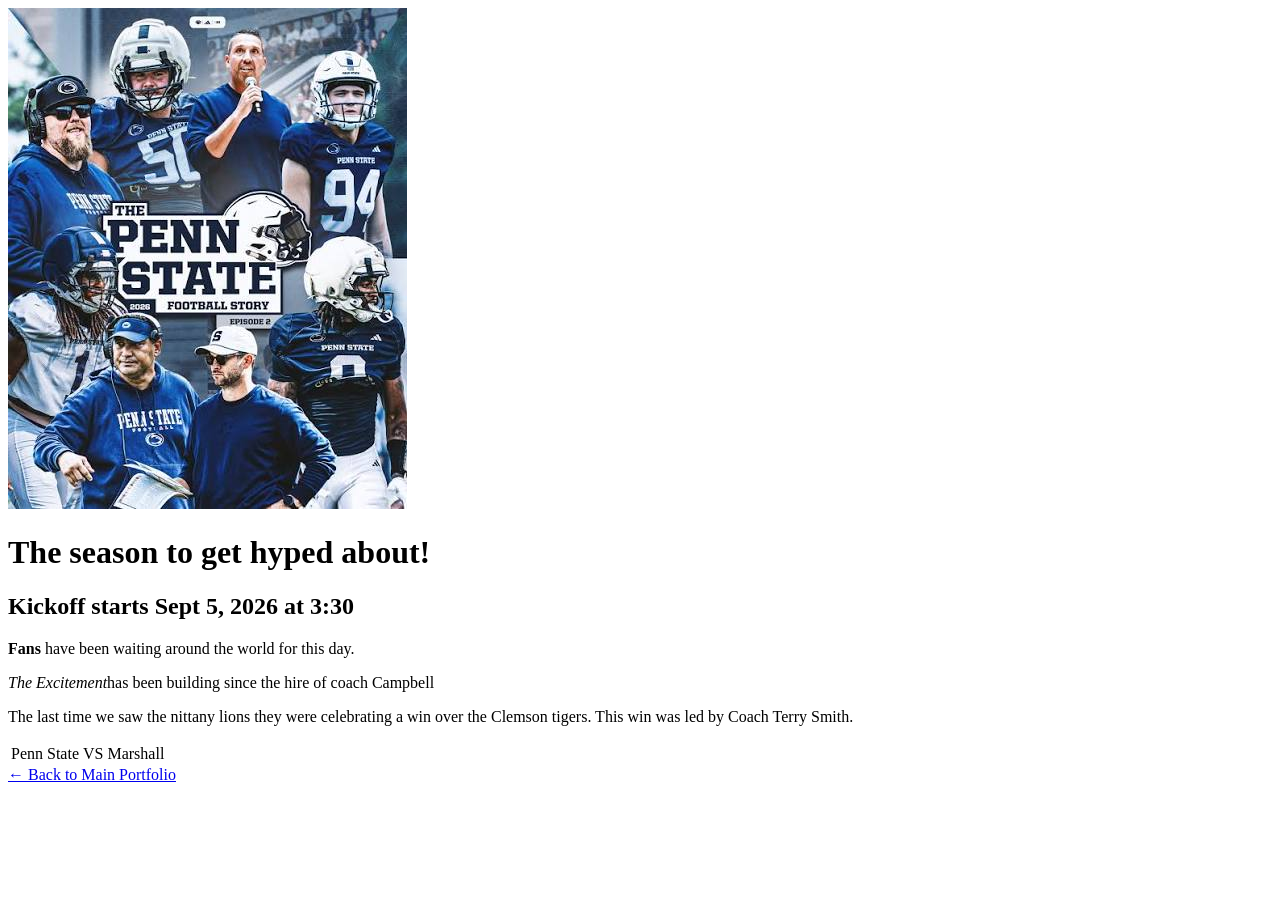
<file: prac1/Game 1.html>
<!DOCTYPE html>
<html lang="en">
    <head>
        <meta charset="UTF-8">
        <title>A New Direction Penn State Football</title>
        </head>
        <img src="psu.jpg" alt="PSU">
        <h1>The season to get hyped about!</h1>

    
    <body>
        <h2>Kickoff starts Sept 5, 2026 at 3:30</h2>
        <p><strong>Fans</strong> have been waiting around the world for this day.</p>
        <p><em>The Excitement</em>has been building since the hire of coach Campbell</p>
        <p>The last time we saw the nittany lions they were celebrating a win over the Clemson tigers. This win was led by Coach Terry Smith.</p>
        <table>
        <tr>
            <td>Penn State</td>
            <td>VS</td>
            <td>Marshall</td>
        </tr>

            
        </table>
        <a href="../index.html">&larr; Back to Main Portfolio</a>

    </body>
</html>
</file>
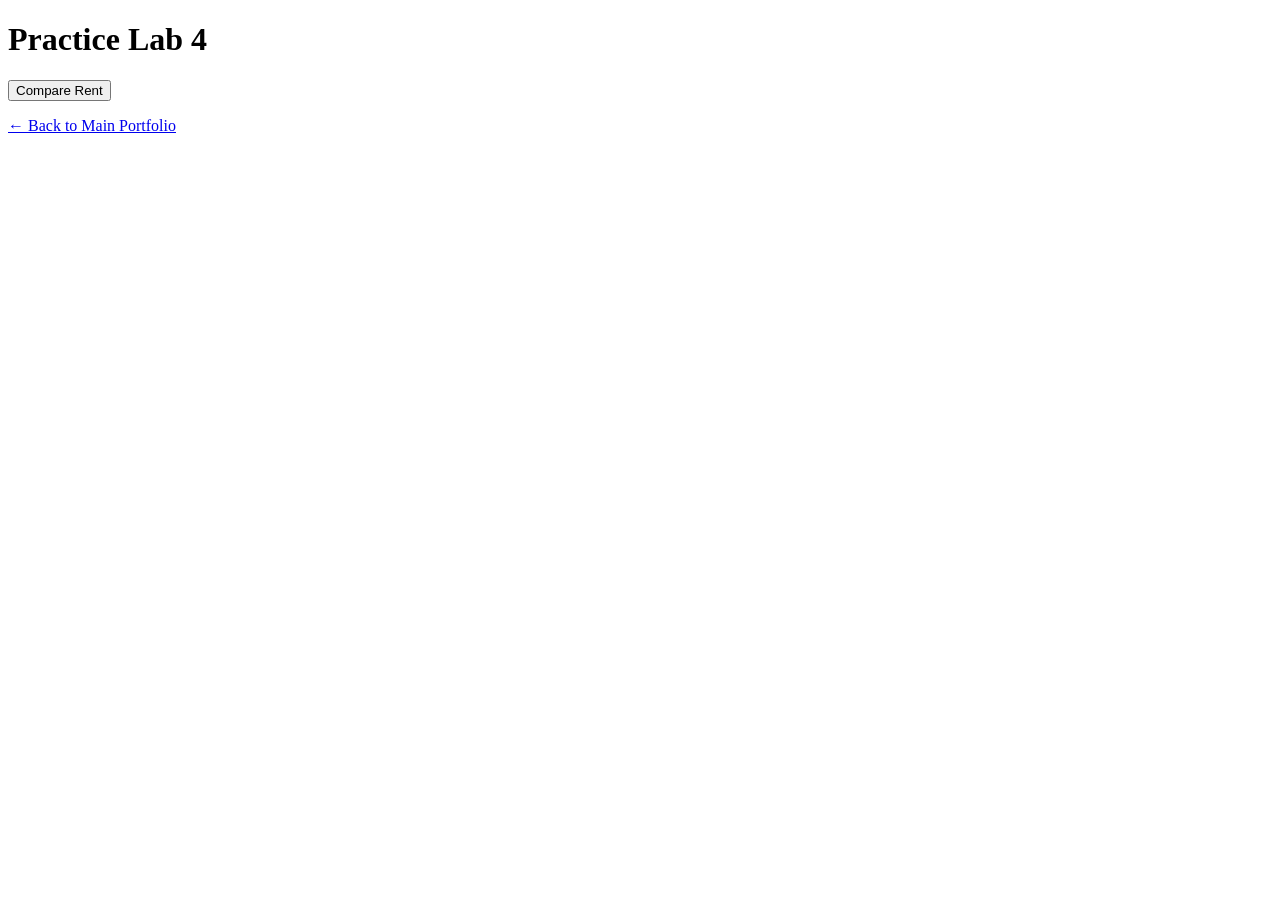
<file: pract2/lesson5lab3.html>
<!DOCTYPE html>
<html lang="en">
<head>
    <meta charset="UTF-8">
    <title>Lesson 5 Lab 4</title>      
</head>
<body>
    <h1>Practice Lab 4</h1>
    <input type="button" value="Compare Rent" onclick="rentComparison();">
    <p id="result"></p>

    <script>
        function rentComparison() {
            let collegeRent = 7500;
            let outsideRent = parseFloat(prompt("Please enter the monthly rent:"));
            let yearlyRent = outsideRent * 12;
            let message = "";

            if (collegeRent > yearlyRent) {
                message = "Cheaper to live outside."; 
            } else if (collegeRent < yearlyRent) {
                message = "Cheaper to rent at college.";
            } else {
                message = "Both options cost the exact same.";
            }

            document.getElementById("result").textContent = message;
        }
    </script>
    <a href="../index.html">&larr; Back to Main Portfolio</a>         
</body>
</html>
</file>
<file: stylesheet.css>
* {
  box-sizing: border-box;
  margin: 0;
  padding: 0;
}

body {
  font-family: "Times New Roman", Times, serif;
  background-color: linen;
  color: darkslategray;
  font-size: 16px;
  line-height: 1.6;
  display: flex;
  min-height: 100vh;
}

header {
  width: 300px;
  background-color: darkslategray;
  color: linen;
  padding: 40px 28px;
  border-right: 6px solid coral;
  display: flex;
  flex-direction: column;
  justify-content: space-between;
  position: sticky;
  top: 0;
  height: 100vh;
  flex-shrink: 0;
}

header h1 {
  font-size: 34px;
  font-weight: normal;
  line-height: 1.2;
  margin-bottom: 14px;
}

header p {
  color: antiquewhite;
  font-size: 16px;
}

.top-nav {
  display: flex;
  flex-direction: column;
  gap: 14px;
  border-top: 2px solid coral;
  padding-top: 22px;
}

.top-nav a {
  color: linen;
  text-decoration: none;
  font-weight: bold;
  font-size: 15px;
}

.top-nav a:hover {
  color: coral;
}

main {
  flex-grow: 1;
  padding: 45px 50px;
  max-width: 1050px;
}

h2 {
  font-size: 28px;
  margin: 45px 0 22px;
  padding-left: 14px;
  border-left: 5px solid coral;
  color: darkslategray;
}

.top {
  margin-top: 0;
}

.grid {
  display: flex;
  flex-direction: column;
  gap: 22px;
}

.card {
  background-color: white;
  border: 2px solid darkslategray;
  border-radius: 4px;
  overflow: hidden;
  display: flex;
  flex-direction: row-reverse;
  justify-content: space-between;
  box-shadow: 6px 6px 0px coral;
}

.card:hover {
  box-shadow: 8px 8px 0px darkslategray;
}

.card img {
  width: 220px;
  height: auto;
  min-height: 160px;
  object-fit: cover;
  border-left: 2px solid darkslategray;
  flex-shrink: 0;
}

.content {
  padding: 22px 26px;
  display: flex;
  flex-direction: column;
  flex-grow: 1;
  justify-content: space-between;
  align-items: flex-start;
}

.content h3 {
  margin-bottom: 14px;
  font-size: 22px;
  color: darkslategray;
}

.button {
  display: inline-block;
  text-align: center;
  background-color: coral;
  color: white;
  text-decoration: none;
  padding: 9px 22px;
  border-radius: 2px;
  font-weight: bold;
  font-size: 15px;
  border: 1px solid darkslategray;
}

.button:hover {
  background-color: darkslategray;
  color: linen;
}

footer {
  text-align: left;
  padding: 24px 0;
  margin-top: 60px;
  border-top: 2px solid darkslategray;
  color: dimgray;
  font-size: 14px;
}
</file>
<file: partner1/style.css>
body {
    font-family: "Roboto", sans-serif;
    font-optical-sizing: auto;
    font-weight: 400; 
    font-style: normal;
    background-color: #0d0e11; 
    color: #39ff14;            
    margin: 0;
    padding: 40px 20px;
    display: flex;
    flex-direction: column;
    align-items: center;
    gap: 40px;
}
.content-box {
    display: block;
    outline: 2px solid #39ff14;
    outline-offset: -10px;
    padding: 30px;
    background-color: #16191f; 
    max-width: 800px;
    width: 100%;
    box-sizing: border-box;
    box-shadow: 0 8px 32px rgba(0, 0, 0, 0.7);
    border-radius: 4px;
}
header nav {
    display: flex;
    gap: 25px;
}
header nav a {
    text-decoration: none;
    color: #888;
    font-size: 1.2em;
    font-weight: bold;
    transition: all 0.2s ease;
}
header nav a.active {
    color: #39ff14;
    text-shadow: 0 0 8px rgba(57, 255, 20, 0.8);
}
header nav a:hover {
    color: #00d2ff;
    text-shadow: 0 0 8px rgba(0, 210, 255, 0.8);
}
h1, h2, h3 {
    text-align: center;
    color: #ffffff;
    border-bottom: 1px dashed #39ff14;
    padding-bottom: 5px;
    margin-top: 0;
}
p {
    color: #b0b8c4;
    line-height: 1.6;
}
.floating-card {
    float: right;           
    width: 200px;
    margin: 10px 0 20px 30px;   
    padding: 12px;
    background-color: #0d0e11;
    border: 2px dashed #39ff14;
    border-radius: 4px;
    text-align: center;
}
.floating-card img {
    width: 100%;
    height: auto;
    border-radius: 2px;
}
.floating-card span {
    display: block;
    font-size: 0.85em;
    color: #ffffff;
    margin-top: 8px;
}
.command-group { margin-top: 30px; }
ul { list-style-type: none; padding: 0; }
li {
    padding: 10px 14px;
    margin-bottom: 8px;
    background-color: #1d212a;
    border-left: 4px solid #39ff14;
    color: #b0b8c4;
}
code {
    background-color: #050505;
    padding: 3px 8px;
    border-radius: 3px;
    color: #39ff14;
    margin-right: 10px;
    border: 1px solid #224422;
    display: inline-block;
    min-width: 180px;
}
.terminal-btn {
    display: inline-block;
    color: #39ff14;
    background-color: #050505; 
    padding: 15px 20px;
    border: dashed 2px #39ff14;
    font-weight: bold;
    cursor: pointer;
    margin-top: 15px;
}
.terminal-btn:hover { background-color: #112211; }
.terminal-input-row { display: flex; align-items: center; gap: 10px; margin-top: 15px; }
.terminal-input-row input {
    background: #050505;
    border: 1px solid #39ff14;
    color: #39ff14;
    padding: 10px;
    flex: 1;
}
footer { font-size: 0.9em; color: #555; text-align: center; }
</file>
<file: activ2/storestyle.css>
.albums_container{
    display: flex;
    flex-direction: row;
    flex-wrap: nowrap;
    justify-content: space-around;
    align-items: center;
    width: 80%;
    padding: 20px 20px 60px 20px;
    background-color: transparent;
    position: relative;
    left: 10%;
    margin-top: 50px;
}
.album{
    width: 120px;
    height: 120px;
    border-radius: 50%;
    display: flex;
    justify-content: center;
    align-items: center;
    background: radial-gradient(circle, black 30%);
    box-shadow: 0 4px 12px rgba(0, 0,0, 0.3);
    position: relative;
    margin-top: 0;
    
}
.album:hover{
    top: 20px;
    width: 120px;
    box-shadow: 0 12px 25px;
}
.Record-label{
    width: 35%;
    height: 35%;
    border-radius: 50%;
    background-color: lightcoral;
    border: 4px solid whitesmoke;
    background-image: radial-gradient(circle, white 15%, transparent 15%);
}
body{
    background: linear-gradient(to right, lightblue, purple);
    
}
.storename{
    display: flex;
    font-family: Georgia, 'Times New Roman', Times, serif;
    font-style: italic;
    font-size: 40px;
    color: black;
    left: 200px;
    top: 50px;
}
.title{
    color: white;
    font-family: 'Franklin Gothic Medium', 'Arial Narrow', Arial, sans-serif;
    font-size: 15px;
    text-align: center;
    font-weight: bold;
    text-shadow: 1px 1px 3px black;
    position: absolute;
    bottom: -40px;
    width: 100%;
}
.nav-link{
    position:absolute;
    top: 50px;
    right: 15%;
    color: black;
    font-family: 'Times New Roman', Times, serif;
    font-size: 16px;
    font-weight: bold;
    border: 2px solid black;
    padding: 8px 16px;
    border-radius: 4px;
}
.nav-link:hover{
    background-color: black;
    color: white;
}
.about-us{
    max-width: 800px;
    margin-left: 200px;
    margin-top: 100px;
    font-family: 'Times New Roman', Times, serif;
    color: white;
}
.hours{
    float: right;
    width: 250px;
    background-color: transparent;
    padding: 20px;
    margin-left: 20px;
    border-radius: 8px;
    border-left: 4px solid lightcoral;
}
.hours-box h3{
    margin-top: 0;
    color: lightcoral;
}
.hours-box p{
    margin-top: 0;
    font-size: 15px;

}
.info{
    position: relative;
    width: 100%;
    height: 120px;
    background-color: transparent;
    margin-top: 40px;
    border-radius: 4px;
}
.badge{
    position: absolute;
    bottom: 15px;
    right: 15px;
    font-size: 14px;
    font-style: italic;
    color: lightcoral;
    font-weight: bold;
}
</file>
<file: activ3/food.css>
body{
    margin: auto;
    padding: 10px;
    background: radial-gradient(red, lightgreen);
    font-family: 'Times New Roman', Times, serif;
}
header{
    text-align: center;
    margin-bottom: 20px;
}
#storename{
    font-size: 5rem;
    color: #8b0000;
    margin-bottom: 5px;
}
#info{
    text-align: center;
    font-size: 2rem;
    color: white;
}
.mobile{
    display: none;
}
.menu{
    display: flex;
    flex-wrap: nowrap;
    justify-content: center;
    gap: 10px;
    margin-bottom: 50px;
}
.food{
    border: 1px solid;
    border-radius: 8px;
    padding: 10px;
    width: 250px;
    text-align: center;
    
}

.food img{
    width: 80%;
    height: 180px;
    object-fit: cover;
    border-radius: 5px;
}
.description{
    font-size: 2rem;
    margin-top: 10px;

}
footer{
    border-top: 2px solid;
    padding: 20px;
    margin-top: 40px;
    text-align: center;
}
@media screen and (max-width: 1100px ) and (min-width: 700px) {
    .menu{
        flex-direction: column;
        align-items:center;

    }
    .food{
        display: flex;
        align-items: center;
        width: 80%;
        text-align: left;
        gap: 20px;
    }
    .food img{
        width: 120px;
        height: 120px;
    }
    .num{
        display: block;
        font-size: 2rem;
        font-weight: bold;
    }
}
@media screen and (max-width: 700px){
    .menu{
        display: none;
    }
    footer, #Hours{
        display: none;
    }
    .mobile{
        display: block;
        text-align: center;
        padding: 8px;
    }
    .mobile h2{
        font-size: 2rem;
    }
    .mobile img{
        width: 80%;
        max-width: 350px;
        height: auto;
        margin-top: 15px;
        border: 3px solid black;
    }
}
</file>
<file: activ4/tivity.css>
#grid-container{
    background-color: lightslategray;
    text-align: center;
    display: grid;
    padding: 40px 100px;
    gap: 10px;
    min-height: 100vh;
    justify-content: center;
   grid-template-columns: 180px 540px 150px;
   grid-template-rows: 60px 180px 40px 60px;
   grid-template-areas: 
      "header header header "
      "aside  main main "
      "aside  main main"
      "footer  footer   footer";
}
#start{
    grid-area: header;
    background-color: white;
    display: flex;
    align-items: center;
    padding: 0 18px;
    position: relative;
    border: 3px solid black;
    box-shadow: 5px 5px 12px rgba(0, 0, 0, 0.5);
    border-radius: 3px;
    animation: switchColor 6s ease-in-out infinite alternate;
    transform: skew(-4deg) scale(0.98);


}
#p{
    height: 40px;
    width: auto;
    position: relative;
    animation: slide 8s ease-in-out infinite alternate;
}
#info{
    grid-area: aside;
    background-color: white;
    border: 3px solid black;
    box-shadow: 5px 5px 5px rgba(0, 0, 0, 0.5);
    align-items: center;
    display: flex;
    flex-direction: column;
    padding: 15px 10px;
}
#game{
    font-size: 20px;
    font-family: 'Times New Roman', Times, serif;
    color: black;
    margin: 0 0 15px 0;
    padding-bottom: 5px;
}
#left{
    width: 100%;
    display: flex;
    justify-content: center;
}
#left ol{
    display: block;
    list-style-position: inside;
    font-family: 'Times New Roman', Times, serif;
    color: black;
    text-align: left;
    padding: 0;
    margin: 0;
    line-height: 2;
}
#main{
    grid-area: main;
    background-color: lightslategray;
    display: grid;
    grid-template-columns: 1fr 1fr;
    grid-template-rows: 110px 1fr;
    gap: 10px;
    padding: 8px;
}
#one{
    display: flex;
    grid-column: span 2;
    background-color: darkgrey;
    border: 2px solid;
    border-radius: 4px;
    justify-content: center;
    align-items: center;
}
#two{
    display: flex;
    background-color: darkgrey;
    border: 2px solid;
    border-radius: 4px;
    justify-content: center;
    align-items: center;
}
#three{
    display: flex;
    background-color: darkgrey;
    border: 2px solid;
    border-radius: 4px;
    justify-content: center;
    align-items: center;
}
#end{
    grid-area: footer;
    background-color: white;
    border: 3px solid black;
    box-shadow: 5px 5px 5px rgba(0, 0, 0, 0.5);
    filter: invert(1) blur(0.10px);
}
@keyframes slide{
    0%{
        left: 0%
    }
    100%{
        left: calc(100% - 50px);
    }
}
@keyframes switchColor{
    0%{
        background-color: white;
    }
    50%{
        background-color: blue;
    }
    100%{
        background-color: white;
    }
}
</file>
<file: partner2/project2.css>
* {
    box-sizing: border-box;
}

body {
    font-family: Arial, sans-serif;
    color: #000000;
    margin: 0;
    padding: 0;
    text-align: left;
    line-height: 1.4;
    transition: background-color 0.3s ease;
}

.header-strip {
    background-color: #000000;
    color: #ffffff;
    padding: 16px 24px;
    width: 100%;
}

.header-strip h1#user {
    font-size: 1.35rem;
    font-weight: 600;
    margin: 0 0 4px 0;
    letter-spacing: -0.01em;
    color: #ffffff;
}

.header-strip #greetingbox {
    color: #ffffff;
    margin: 0;
    font-size: 0.95rem;
}

.main-content {
    padding: 20px 24px;
}

h3 {
    font-size: 0.95rem;
    font-weight: 600;
    margin: 0 0 6px 0;
    text-transform: uppercase;
    letter-spacing: 0.04em;
    color: #000000;
}

.todo-box {
    background-color: #ffffff;
    color: #000000;
    padding: 8px 12px;
    min-height: 42px;
    max-width: 360px;
    border-radius: 4px;
    margin-bottom: 12px;
}

.todo-box ol#userlist {
    padding-left: 20px;
    margin: 0;
    color: #000000;
}

.todo-box ol#userlist li {
    padding: 2px 0;
    color: #000000;
}

p {
    margin: 10px 0;
}

label {
    font-size: 0.85rem;
    font-weight: 600;
    color: #000000;
    display: inline-block;
    margin-bottom: 2px;
}

input[type="text"],
select {
    color: #000000;
    padding: 6px 9px;
    border: 1px solid #ccc;
    border-radius: 5px;
    font-size: 13.5px;
    background-color: #ffffff;
    transition: border-color 0.2s ease, box-shadow 0.2s ease;
}

input[type="text"]:focus,
select:focus {
    outline: none;
    border-color: #000000;
}

input[type="button"] {
    background-color: #222222;
    color: #ffffff;
    border: none;
    padding: 6px 12px;
    border-radius: 5px;
    font-size: 13px;
    font-weight: 500;
    cursor: pointer;
    transition: opacity 0.2s ease;
}

input[type="button"]:hover {
    opacity: 0.8;
}
</file>
